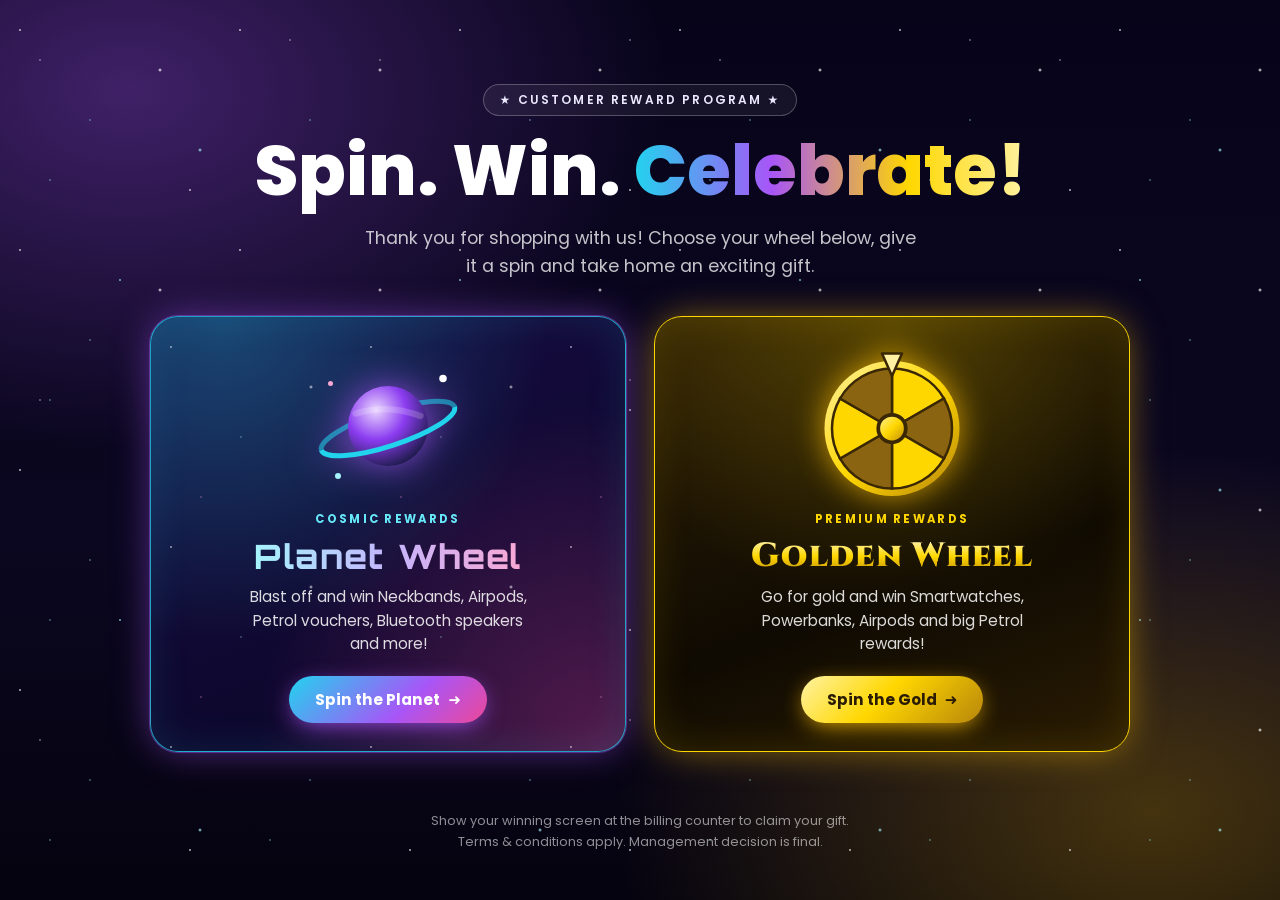
<file: index.html>
<!DOCTYPE html>
<html lang="en">
<head>
  <meta charset="UTF-8">
  <meta name="viewport" content="width=device-width, initial-scale=1">
  <meta name="theme-color" content="#07041a">
  <title>Customer Rewards — Spin &amp; Win</title>
  <link rel="preconnect" href="https://fonts.googleapis.com">
  <link rel="preconnect" href="https://fonts.gstatic.com" crossorigin>
  <link href="https://fonts.googleapis.com/css2?family=Cinzel:wght@700;900&family=Orbitron:wght@600;800&family=Poppins:wght@400;500;600;700;800&display=swap" rel="stylesheet">
  <link rel="stylesheet" href="styles.css">
</head>
<body class="theme-home">
  <div class="bg" aria-hidden="true"><div class="bg-stars"></div><div class="bg-stars-2"></div></div>

  <div class="page">
    <header class="hero">
      <span class="eyebrow">★ Customer Reward Program ★</span>
      <h1>Spin. Win. <span>Celebrate!</span></h1>
      <p class="lead">Thank you for shopping with us! Choose your wheel below, give it a spin and take home an exciting gift.</p>
    </header>

    <main class="cards">

      <!-- Planet Wheel -->
      <a class="card card-planet" href="planet-wheel.html" aria-label="Open the Planet Wheel">
        <svg class="deco" viewBox="0 0 120 120" aria-hidden="true">
          <defs>
            <radialGradient id="pg" cx="35%" cy="30%" r="75%">
              <stop offset="0" stop-color="#e9d5ff"/>
              <stop offset=".5" stop-color="#8b3cf0"/>
              <stop offset="1" stop-color="#1e1b4b"/>
            </radialGradient>
          </defs>
          <path d="M4 62 A56 14 0 0 1 116 62" transform="rotate(-18 60 62)" fill="none" stroke="#22d3ee" stroke-width="4" opacity=".55"/>
          <circle cx="60" cy="60" r="32" fill="url(#pg)"/>
          <path d="M34 50 Q60 42 86 52" fill="none" stroke="#fff" stroke-opacity=".18" stroke-width="5" stroke-linecap="round"/>
          <path d="M4 62 A56 14 0 0 0 116 62" transform="rotate(-18 60 62)" fill="none" stroke="#22d3ee" stroke-width="4"/>
          <circle cx="104" cy="22" r="3" fill="#fff"/><circle cx="14" cy="26" r="2" fill="#f9a8d4"/><circle cx="20" cy="100" r="2.4" fill="#a5f3fc"/>
        </svg>
        <span class="kicker">Cosmic Rewards</span>
        <h2>Planet Wheel</h2>
        <p>Blast off and win Neckbands, Airpods, Petrol vouchers, Bluetooth speakers and more!</p>
        <span class="cta">Spin the Planet <span aria-hidden="true">➜</span></span>
      </a>

      <!-- Golden Wheel -->
      <a class="card card-gold" href="golden-wheel.html" aria-label="Open the Golden Wheel">
        <svg class="deco" viewBox="0 0 120 120" aria-hidden="true">
          <defs>
            <linearGradient id="gg" x1="0" y1="0" x2="1" y2="1">
              <stop offset="0" stop-color="#fff3a3"/><stop offset=".5" stop-color="#ffd700"/><stop offset="1" stop-color="#b8860b"/>
            </linearGradient>
          </defs>
          <circle cx="60" cy="62" r="54" fill="url(#gg)"/>
          <g stroke="#3a2704" stroke-width="2">
            <path d="M60 62 L60 14 A48 48 0 0 1 101.57 38 Z" fill="#ffd700"/>
            <path d="M60 62 L101.57 38 A48 48 0 0 1 101.57 86 Z" fill="#8a6410"/>
            <path d="M60 62 L101.57 86 A48 48 0 0 1 60 110 Z" fill="#ffd700"/>
            <path d="M60 62 L60 110 A48 48 0 0 1 18.43 86 Z" fill="#8a6410"/>
            <path d="M60 62 L18.43 86 A48 48 0 0 1 18.43 38 Z" fill="#ffd700"/>
            <path d="M60 62 L18.43 38 A48 48 0 0 1 60 14 Z" fill="#8a6410"/>
          </g>
          <circle cx="60" cy="62" r="11" fill="url(#gg)" stroke="#3a2704" stroke-width="3"/>
          <path d="M52 2 L68 2 L60 20 Z" fill="#fff3a3" stroke="#3a2704" stroke-width="2" stroke-linejoin="round"/>
        </svg>
        <span class="kicker">Premium Rewards</span>
        <h2>Golden Wheel</h2>
        <p>Go for gold and win Smartwatches, Powerbanks, Airpods and big Petrol rewards!</p>
        <span class="cta">Spin the Gold <span aria-hidden="true">➜</span></span>
      </a>

    </main>

    <footer class="foot">
      Show your winning screen at the billing counter to claim your gift.<br>
      Terms &amp; conditions apply. Management decision is final.
    </footer>
  </div>
</body>
</html>
</file>
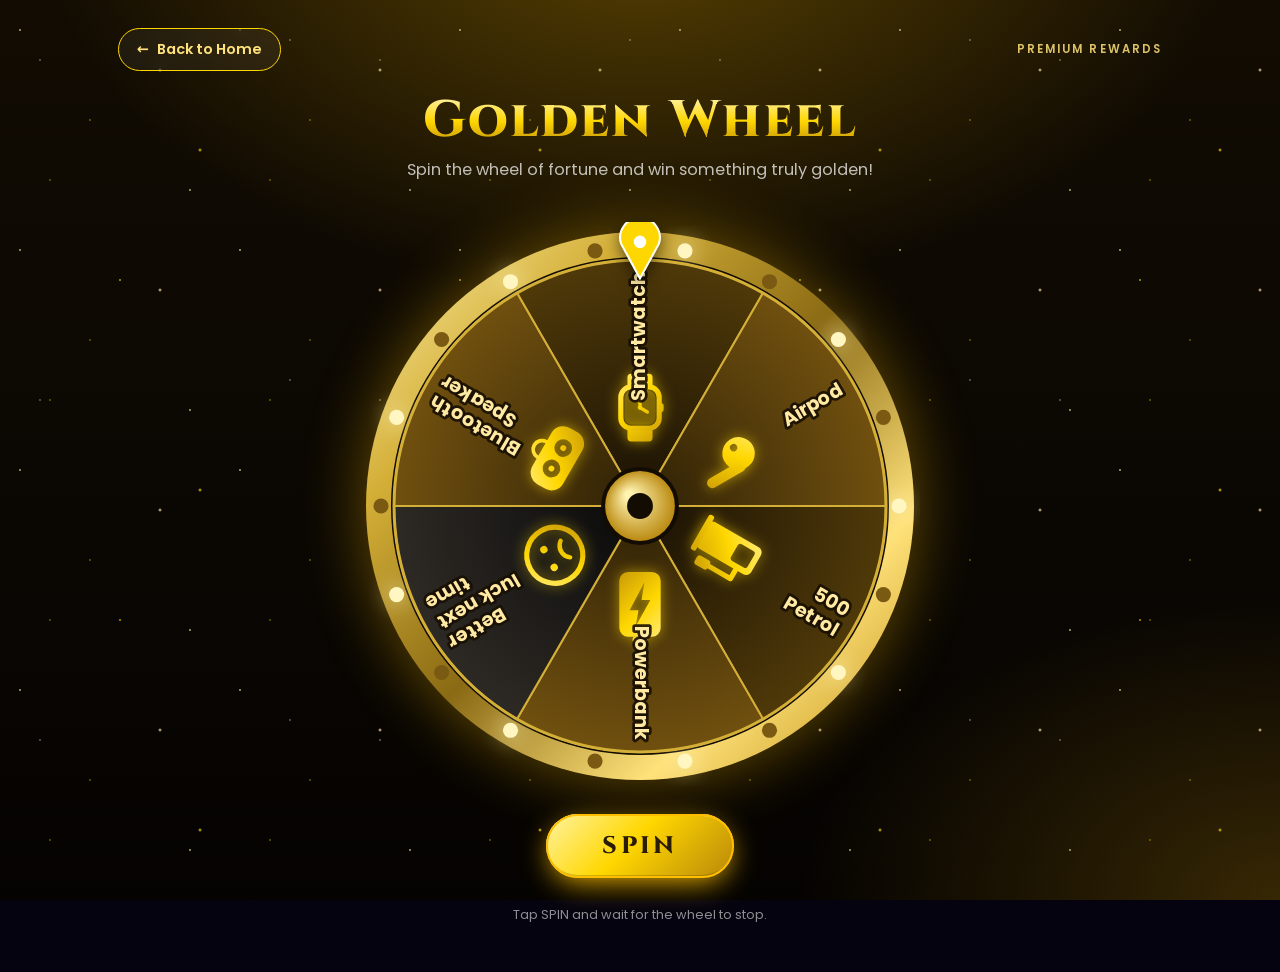
<file: golden-wheel.html>
<!DOCTYPE html>
<html lang="en">
<head>
  <meta charset="UTF-8">
  <meta name="viewport" content="width=device-width, initial-scale=1">
  <meta name="theme-color" content="#120c02">
  <title>Golden Wheel — Spin &amp; Win</title>
  <link rel="preconnect" href="https://fonts.googleapis.com">
  <link rel="preconnect" href="https://fonts.gstatic.com" crossorigin>
  <link href="https://fonts.googleapis.com/css2?family=Cinzel:wght@700;900&family=Orbitron:wght@600;800&family=Poppins:wght@400;500;600;700;800&display=swap" rel="stylesheet">
  <link rel="stylesheet" href="styles.css">
</head>
<body class="theme-gold">
  <div class="bg" aria-hidden="true"><div class="bg-stars"></div><div class="bg-stars-2"></div></div>

  <div class="page">
    <div class="topbar">
      <a class="back-btn" href="index.html"><span aria-hidden="true">←</span> Back to Home</a>
      <span class="tag">Premium Rewards</span>
    </div>

    <h1 class="title">Golden Wheel</h1>
    <p class="subtitle">Spin the wheel of fortune and win something truly golden!</p>

    <main class="wheel-stage">
      <div class="wheel-wrap">
        <div class="pointer" id="pointer" aria-hidden="true">
          <svg viewBox="0 0 44 56"><path d="M22 54 L4 21 A19 19 0 1 1 40 21 Z"/><circle cx="22" cy="19" r="6"/></svg>
        </div>
        <canvas id="wheel" role="img" aria-label="Prize wheel: Smartwatch, Airpod, 500 Petrol, Powerbank, Better luck next time, Bluetooth Speaker"></canvas>
      </div>
      <button class="spin-btn" id="spinBtn" type="button">SPIN</button>
      <p class="hint">Tap SPIN and wait for the wheel to stop.</p>
    </main>
  </div>

  <!-- Result popup -->
  <div class="modal" id="modal" role="dialog" aria-modal="true" aria-labelledby="modalTitle" hidden>
    <div class="modal-card">
      <div class="modal-badge"><canvas id="prizeIcon" width="84" height="84"></canvas></div>
      <h2 id="modalTitle"></h2>
      <p class="modal-prize" id="modalPrize"></p>
      <p class="modal-msg" id="modalMsg"></p>
      <button class="spin-btn" id="modalClose" type="button">OK</button>
    </div>
  </div>

  <canvas id="confetti" aria-hidden="true"></canvas>

  <script src="wheel.js"></script>
  <script>
    SpinWheel.init({
      segments: [
        { label: 'Smartwatch',            icon: 'watch',     win: true,  colors: ['#1d1404', '#4f3909'] },
        { label: 'Airpod',                icon: 'airpod',    win: true,  colors: ['#332406', '#70500f'] },
        { label: '500 Petrol',            icon: 'petrol',    win: true,  colors: ['#1d1404', '#4f3909'] },
        { label: 'Powerbank',             icon: 'powerbank', win: true,  colors: ['#332406', '#70500f'] },
        { label: 'Better luck next time', icon: 'sad',       win: false, colors: ['#0c0c0c', '#2d2924'] },
        { label: 'Bluetooth Speaker',     icon: 'speaker',   win: true,  colors: ['#332406', '#70500f'] }
      ],
      theme: {
        ring:       ['#fff3b0', '#d4af37', '#8a6a14', '#ffe27a', '#b8860b'],
        rim:        '#120c02',
        bulbOn:     '#fff6c2',
        bulbOff:    '#7a5a12',
        divider:    '#d4af37',
        hub:        ['#fff3b0', '#b8860b'],
        /* every product icon is filled with a gold gradient (#FFD700 core) */
        iconStyle: function (c) {
          var g = c.createLinearGradient(-50, -50, 50, 50);
          g.addColorStop(0,    '#fff3a3');
          g.addColorStop(0.45, '#ffd700');
          g.addColorStop(1,    '#b8860b');
          return g;
        },
        iconGlow:   'rgba(255,215,0,.55)',
        textColor:  '#ffe9a3',
        textStroke: 'rgba(24,15,2,.9)'
      },
      winTitle:  'Congratulations! 🏆',
      loseTitle: 'Almost golden! ✨',
      winMessage:  'You won this prize! Show this screen at the billing counter to claim it.',
      loseMessage: 'No prize this time, but fortune favours the persistent. Thank you for shopping with us!',
      confettiColors: ['#ffd700', '#fff3a3', '#ffbf00', '#b8860b', '#ffffff', '#f5deb3', '#ff9f1c']
    });
  </script>
</body>
</html>
</file>
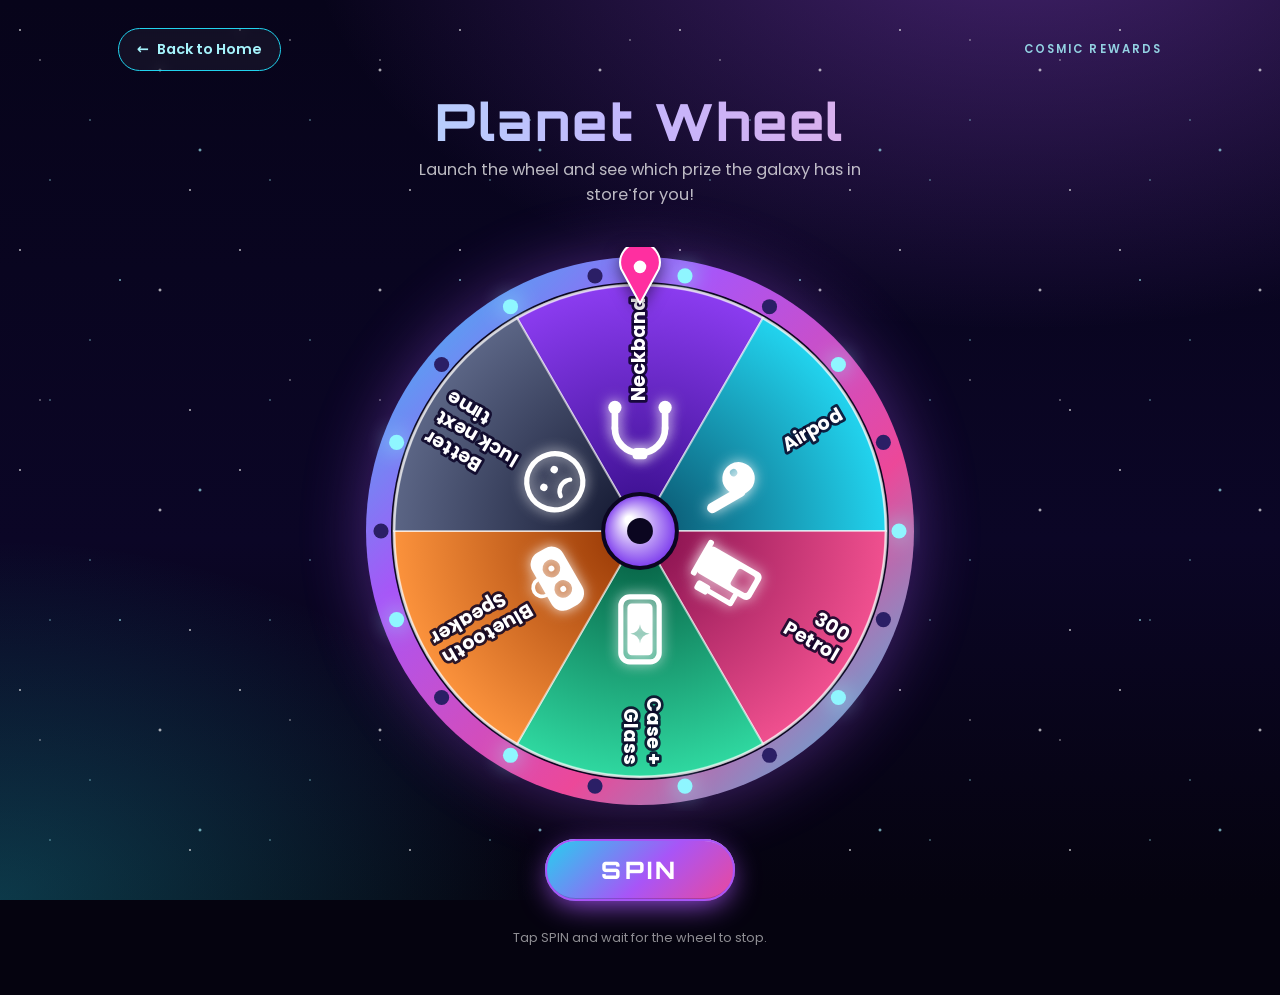
<file: planet-wheel (1).html>
<!DOCTYPE html>
<html lang="en">
<head>
  <meta charset="UTF-8">
  <meta name="viewport" content="width=device-width, initial-scale=1">
  <meta name="theme-color" content="#07041a">
  <title>Planet Wheel — Spin &amp; Win</title>
  <link rel="preconnect" href="https://fonts.googleapis.com">
  <link rel="preconnect" href="https://fonts.gstatic.com" crossorigin>
  <link href="https://fonts.googleapis.com/css2?family=Cinzel:wght@700;900&family=Orbitron:wght@600;800&family=Poppins:wght@400;500;600;700;800&display=swap" rel="stylesheet">
  <link rel="stylesheet" href="styles.css">
</head>
<body class="theme-planet">
  <div class="bg" aria-hidden="true"><div class="bg-stars"></div><div class="bg-stars-2"></div></div>

  <div class="page">
    <div class="topbar">
      <a class="back-btn" href="index.html"><span aria-hidden="true">←</span> Back to Home</a>
      <span class="tag">Cosmic Rewards</span>
    </div>

    <h1 class="title">Planet Wheel</h1>
    <p class="subtitle">Launch the wheel and see which prize the galaxy has in store for you!</p>

    <main class="wheel-stage">
      <div class="wheel-wrap">
        <div class="pointer" id="pointer" aria-hidden="true">
          <svg viewBox="0 0 44 56"><path d="M22 54 L4 21 A19 19 0 1 1 40 21 Z"/><circle cx="22" cy="19" r="6"/></svg>
        </div>
        <canvas id="wheel" role="img" aria-label="Prize wheel: Neckband, Airpod, 300 Petrol, Case and Glass, Bluetooth Speaker, Better luck next time"></canvas>
      </div>
      <button class="spin-btn" id="spinBtn" type="button">SPIN</button>
      <p class="hint">Tap SPIN and wait for the wheel to stop.</p>
    </main>
  </div>

  <!-- Result popup -->
  <div class="modal" id="modal" role="dialog" aria-modal="true" aria-labelledby="modalTitle" hidden>
    <div class="modal-card">
      <div class="modal-badge"><canvas id="prizeIcon" width="84" height="84"></canvas></div>
      <h2 id="modalTitle"></h2>
      <p class="modal-prize" id="modalPrize"></p>
      <p class="modal-msg" id="modalMsg"></p>
      <button class="spin-btn" id="modalClose" type="button">OK</button>
    </div>
  </div>

  <canvas id="confetti" aria-hidden="true"></canvas>

  <script src="wheel.js"></script>
  <script>
    SpinWheel.init({
      segments: [
        { label: 'Neckband',              icon: 'neckband',  win: true,  colors: ['#3b0f8f', '#8b3cf0'] },
        { label: 'Airpod',                icon: 'airpod',    win: true,  colors: ['#0b5a74', '#22d3ee'] },
        { label: '300 Petrol',            icon: 'petrol',    win: true,  colors: ['#8a1250', '#f0508f'] },
        { label: 'Case + Glass',          icon: 'case',      win: true,  colors: ['#066044', '#2fd8a0'] },
        { label: 'Bluetooth Speaker',     icon: 'speaker',   win: true,  colors: ['#9a3a06', '#fb923c'] },
        { label: 'Better luck next time', icon: 'sad',       win: false, colors: ['#151a33', '#5b6585'] }
      ],
      theme: {
        ring:       ['#22d3ee', '#a855f7', '#ec4899', '#22d3ee'],
        rim:        '#0b0620',
        bulbOn:     '#8ff6ff',
        bulbOff:    '#2b1f66',
        divider:    'rgba(255,255,255,.55)',
        hub:        ['#ffffff', '#7c3aed'],
        iconStyle:  '#ffffff',
        iconGlow:   'rgba(255,255,255,.85)',
        textColor:  '#ffffff',
        textStroke: 'rgba(10,4,38,.85)'
      },
      winTitle:  'Congratulations! 🎉',
      loseTitle: 'So close! 🌌',
      winMessage:  'You won this prize! Show this screen at the billing counter to claim it.',
      loseMessage: 'No prize this time, but the stars may align on your next visit. Thank you for shopping with us!',
      confettiColors: ['#22d3ee', '#a855f7', '#ec4899', '#fde047', '#34d399', '#ffffff', '#fb923c']
    });
  </script>
</body>
</html>
</file>
<file: styles.css>
/* =====================================================================
   styles.css — shared styles for index / planet-wheel / golden-wheel
   ===================================================================== */
*, *::before, *::after { box-sizing: border-box; margin: 0; padding: 0; }

:root { --ease: cubic-bezier(.2, .8, .2, 1); }

body {
  font-family: 'Poppins', system-ui, -apple-system, 'Segoe UI', Roboto, sans-serif;
  color: #fff;
  min-height: 100vh;
  min-height: 100dvh;
  overflow-x: hidden;
  position: relative;
  background: #05030f;
  -webkit-tap-highlight-color: transparent;
  -webkit-text-size-adjust: 100%;
}
a { color: inherit; text-decoration: none; }
button { font: inherit; }

.page {
  position: relative;
  z-index: 2;
  width: 100%;
  max-width: 1100px;
  margin: 0 auto;
  padding: clamp(14px, 3vw, 28px) clamp(14px, 4vw, 28px) 48px;
  min-height: 100vh;
  min-height: 100dvh;
  display: flex;
  flex-direction: column;
}

/* ---------- Theme variables ---------- */
.theme-home {
  --star: #ffffff; --star2: #a5f3fc;
}
.theme-planet {
  --accent: #22d3ee; --accent-text: #a5f3fc; --glow: #a855f7;
  --btn-grad: linear-gradient(135deg, #22d3ee, #a855f7 55%, #ec4899);
  --btn-text: #ffffff; --pointer: #ff2fa0;
  --head-font: 'Orbitron', 'Poppins', sans-serif;
  --title-grad: linear-gradient(90deg, #a5f3fc, #c4b5fd, #f9a8d4);
  --card-bg: linear-gradient(160deg, #1a0f47, #0a0620);
  --card-solid: #150b3a;
  --star: #ffffff; --star2: #a5f3fc;
}
.theme-gold {
  --accent: #ffd700; --accent-text: #ffe27a; --glow: #ffbf00;
  --btn-grad: linear-gradient(135deg, #fff3a3, #ffd700 45%, #b8860b);
  --btn-text: #2a1c02; --pointer: #ffd700;
  --head-font: 'Cinzel', 'Poppins', serif;
  --title-grad: linear-gradient(180deg, #fff7c2, #ffd700 50%, #b8860b);
  --card-bg: linear-gradient(160deg, #2a1d04, #0c0802);
  --card-solid: #241903;
  --star: #ffe9a0; --star2: #ffd700;
}

/* ---------- Animated backgrounds ---------- */
.bg { position: fixed; inset: 0; z-index: 0; pointer-events: none; }
.theme-home   .bg { background:
  radial-gradient(900px 600px at 10% 10%, rgba(168, 85, 247, .35), transparent 60%),
  radial-gradient(900px 600px at 90% 90%, rgba(255, 191, 0, .25), transparent 60%),
  linear-gradient(180deg, #07041a, #0b0720 60%, #05030f); }
.theme-planet .bg { background:
  radial-gradient(1200px 700px at 80% -10%, rgba(168, 85, 247, .38), transparent 60%),
  radial-gradient(900px 600px at 0% 100%, rgba(34, 211, 238, .26), transparent 60%),
  linear-gradient(180deg, #07041a, #0b0626 60%, #05030f); }
.theme-gold   .bg { background:
  radial-gradient(1000px 640px at 50% -10%, rgba(255, 191, 0, .30), transparent 60%),
  radial-gradient(800px 500px at 100% 100%, rgba(184, 134, 11, .28), transparent 60%),
  linear-gradient(180deg, #120c02, #0a0703 60%, #050301); }

.bg-stars, .bg-stars-2 { position: absolute; inset: 0; }
.bg-stars {
  background-image:
    radial-gradient(1.5px 1.5px at 20px 30px, var(--star), transparent),
    radial-gradient(1px 1px at 90px 120px, var(--star2), transparent),
    radial-gradient(2px 2px at 160px 70px, var(--star), transparent),
    radial-gradient(1px 1px at 50px 180px, var(--star2), transparent),
    radial-gradient(1.5px 1.5px at 190px 190px, var(--star), transparent);
  background-size: 220px 220px;
  animation: twinkle 5s ease-in-out infinite alternate;
}
.bg-stars-2 {
  background-image:
    radial-gradient(1px 1px at 40px 60px, var(--star), transparent),
    radial-gradient(2px 2px at 200px 150px, var(--star2), transparent),
    radial-gradient(1px 1px at 290px 40px, var(--star), transparent),
    radial-gradient(1.5px 1.5px at 120px 280px, var(--star2), transparent);
  background-size: 340px 340px;
  animation: twinkle 7s ease-in-out infinite alternate-reverse;
}
@keyframes twinkle { from { opacity: .35; } to { opacity: 1; } }

/* ---------- Top bar / buttons ---------- */
.topbar {
  display: flex; align-items: center; justify-content: space-between;
  gap: 12px; margin-bottom: clamp(10px, 3vw, 22px);
}
.back-btn {
  display: inline-flex; align-items: center; gap: 8px;
  padding: 10px 18px; border-radius: 999px;
  font-weight: 600; font-size: .9rem;
  color: var(--accent-text);
  border: 1.5px solid var(--accent);
  background: rgba(255, 255, 255, .05);
  backdrop-filter: blur(6px);
  transition: background .2s, color .2s, transform .2s;
}
.back-btn:hover { background: var(--accent); color: #12081f; transform: translateX(-3px); }
.back-btn:focus-visible { outline: 3px solid #fff; outline-offset: 3px; }
.tag {
  font-size: .72rem; font-weight: 600; letter-spacing: .18em; text-transform: uppercase;
  color: var(--accent-text); opacity: .85; text-align: right;
}

/* =====================================================================
   HOME PAGE
   ===================================================================== */
.hero { text-align: center; padding: clamp(20px, 6vw, 56px) 0 clamp(20px, 4vw, 36px); }
.eyebrow {
  display: inline-block; padding: 6px 16px; border-radius: 999px;
  font-size: .75rem; font-weight: 600; letter-spacing: .18em; text-transform: uppercase;
  color: #ece8ff; border: 1px solid rgba(255, 255, 255, .25);
  background: rgba(255, 255, 255, .06); margin-bottom: 18px;
}
.hero h1 { font-weight: 800; font-size: clamp(2.2rem, 8vw, 4.4rem); line-height: 1.05; }
.hero h1 span {
  background: linear-gradient(90deg, #22d3ee, #a855f7 35%, #ffd700 70%, #fff3a3);
  -webkit-background-clip: text; background-clip: text; color: transparent;
}
.lead {
  max-width: 560px; margin: 16px auto 0; line-height: 1.6;
  color: rgba(255, 255, 255, .76); font-size: clamp(.95rem, 2.6vw, 1.1rem);
}

.cards {
  display: grid; grid-template-columns: 1fr;
  gap: clamp(18px, 3vw, 28px);
  width: 100%; max-width: 980px; margin: 0 auto;
}
@media (min-width: 760px) { .cards { grid-template-columns: 1fr 1fr; } }

.card {
  position: relative; isolation: isolate; overflow: hidden;
  display: flex; flex-direction: column; align-items: center; text-align: center; gap: 10px;
  padding: clamp(22px, 4vw, 34px) 22px 28px;
  border-radius: 28px;
  transition: transform .35s var(--ease), box-shadow .35s, filter .35s;
}
.card:hover { transform: translateY(-8px) scale(1.015); }
.card:focus-visible { outline: 3px solid #fff; outline-offset: 4px; }
.card .deco {
  width: clamp(110px, 28vw, 150px); height: auto;
  animation: float 5s ease-in-out infinite;
}
@keyframes float { 0%, 100% { transform: translateY(0); } 50% { transform: translateY(-9px); } }
.card .kicker { font-size: .72rem; font-weight: 700; letter-spacing: .2em; text-transform: uppercase; }
.card h2 { font-size: clamp(1.6rem, 5vw, 2.1rem); font-weight: 800; line-height: 1.1; }
.card p { font-size: .95rem; line-height: 1.55; max-width: 300px; opacity: .85; }
.card .cta {
  margin-top: 10px; display: inline-flex; align-items: center; gap: 8px;
  padding: 12px 26px; border-radius: 999px; font-weight: 700; font-size: .95rem;
  transition: gap .25s var(--ease);
}
.card:hover .cta { gap: 14px; }

/* Planet card — neon space */
.card-planet {
  background:
    radial-gradient(circle at 15% 0%, rgba(34, 211, 238, .30), transparent 55%),
    radial-gradient(circle at 95% 100%, rgba(236, 72, 153, .32), transparent 55%),
    linear-gradient(160deg, #170c42, #0a0626);
  border: 1.5px solid rgba(34, 211, 238, .75);
  box-shadow: 0 0 0 1px rgba(168, 85, 247, .4), 0 0 38px -4px rgba(168, 85, 247, .55),
              inset 0 0 40px rgba(34, 211, 238, .12);
}
.card-planet:hover {
  box-shadow: 0 0 0 1px rgba(168, 85, 247, .7), 0 0 64px 0 rgba(168, 85, 247, .75),
              inset 0 0 50px rgba(34, 211, 238, .2);
}
.card-planet::before {
  content: ''; position: absolute; inset: 0; z-index: -1; opacity: .8;
  background-image:
    radial-gradient(1.5px 1.5px at 20px 30px, #fff, transparent),
    radial-gradient(1px 1px at 90px 120px, #a5f3fc, transparent),
    radial-gradient(2px 2px at 160px 70px, #fff, transparent),
    radial-gradient(1px 1px at 50px 180px, #f9a8d4, transparent);
  background-size: 200px 200px;
  animation: twinkle 4s ease-in-out infinite alternate;
}
.card-planet .kicker { color: #67e8f9; }
.card-planet h2 {
  font-family: 'Orbitron', 'Poppins', sans-serif; letter-spacing: .05em;
  background: linear-gradient(90deg, #a5f3fc, #c4b5fd, #f9a8d4);
  -webkit-background-clip: text; background-clip: text; color: transparent;
}
.card-planet .deco { filter: drop-shadow(0 0 18px rgba(168, 85, 247, .8)); }
.card-planet .cta {
  color: #fff; background: linear-gradient(135deg, #22d3ee, #a855f7 60%, #ec4899);
  box-shadow: 0 6px 24px -6px #a855f7;
}

/* Gold card — premium shine */
.card-gold {
  background:
    radial-gradient(circle at 50% 0%, rgba(255, 215, 0, .22), transparent 60%),
    linear-gradient(160deg, #2e2005, #0f0a02 60%, #2a1c03);
  border: 1.5px solid #ffd700;
  box-shadow: 0 0 38px -6px rgba(255, 191, 0, .6), inset 0 0 40px rgba(255, 215, 0, .12);
}
.card-gold:hover { box-shadow: 0 0 66px 0 rgba(255, 191, 0, .75), inset 0 0 50px rgba(255, 215, 0, .2); }
.card-gold::after {
  content: ''; position: absolute; inset: 0; z-index: -1; pointer-events: none;
  background: linear-gradient(115deg, transparent 38%, rgba(255, 255, 255, .26) 50%, transparent 62%);
  transform: translateX(-120%);
  animation: shine 4.5s ease-in-out infinite;
}
@keyframes shine { 0%, 55% { transform: translateX(-120%); } 100% { transform: translateX(120%); } }
.card-gold .kicker { color: #ffd700; }
.card-gold h2 {
  font-family: 'Cinzel', 'Poppins', serif; font-weight: 900; letter-spacing: .04em;
  background: linear-gradient(180deg, #fff7c2, #ffd700 50%, #b8860b);
  -webkit-background-clip: text; background-clip: text; color: transparent;
}
.card-gold .deco { filter: drop-shadow(0 0 16px rgba(255, 191, 0, .75)); }
.card-gold .cta {
  color: #2a1c02; background: linear-gradient(135deg, #fff3a3, #ffd700 45%, #b8860b);
  box-shadow: 0 6px 24px -6px #ffbf00;
}

.foot {
  margin-top: auto; padding-top: 34px; text-align: center;
  font-size: .8rem; color: rgba(255, 255, 255, .55); line-height: 1.6;
}

/* =====================================================================
   WHEEL PAGES
   ===================================================================== */
.title {
  font-family: var(--head-font); font-weight: 800; text-align: center;
  font-size: clamp(1.9rem, 7vw, 3.2rem); letter-spacing: .05em; line-height: 1.1;
  background: var(--title-grad); -webkit-background-clip: text; background-clip: text; color: transparent;
}
.subtitle {
  text-align: center; margin: 8px auto 0; max-width: 480px;
  color: rgba(255, 255, 255, .72); font-size: clamp(.9rem, 2.6vw, 1.02rem);
}

.wheel-stage {
  display: flex; flex-direction: column; align-items: center;
  gap: clamp(18px, 4vw, 28px); margin-top: clamp(26px, 6vw, 44px);
}
.wheel-wrap { position: relative; width: min(94vw, 560px); aspect-ratio: 1 / 1; }
.wheel-wrap::before {
  content: ''; position: absolute; inset: 3%; border-radius: 50%; z-index: 0;
  box-shadow: 0 0 70px 6px var(--glow); opacity: .45;
  animation: breathe 3.2s ease-in-out infinite;
}
@keyframes breathe { 0%, 100% { opacity: .3; } 50% { opacity: .6; } }
.wheel-wrap canvas { position: relative; z-index: 1; display: block; width: 100%; height: 100%; }

.pointer {
  position: absolute; z-index: 3; top: -4px; left: 50%;
  width: clamp(32px, 8vw, 46px); aspect-ratio: 44 / 56;
  transform: translateX(-50%); transform-origin: 50% 25%;
  filter: drop-shadow(0 4px 8px rgba(0, 0, 0, .55));
  pointer-events: none;
}
.pointer svg { display: block; width: 100%; height: 100%; }
.pointer path { fill: var(--pointer); stroke: #fff; stroke-width: 2; }
.pointer circle { fill: #fff; }

.spin-btn {
  position: relative; border: 0; cursor: pointer;
  font-family: var(--head-font); font-weight: 800; letter-spacing: .14em;
  font-size: clamp(1.1rem, 4.5vw, 1.5rem); padding: 16px 56px; border-radius: 999px;
  color: var(--btn-text); background: var(--btn-grad);
  box-shadow: 0 8px 30px -6px var(--glow), inset 0 2px 0 rgba(255, 255, 255, .5), inset 0 -3px 0 rgba(0, 0, 0, .18);
  transition: transform .15s, filter .2s, opacity .2s;
}
.spin-btn::after {
  content: ''; position: absolute; inset: 0; border-radius: inherit; pointer-events: none;
  border: 2px solid var(--glow); animation: ring 1.8s ease-out infinite;
}
@keyframes ring { from { transform: scale(1); opacity: .85; } to { transform: scale(1.22, 1.5); opacity: 0; } }
.spin-btn:hover:not(:disabled) { transform: translateY(-2px) scale(1.04); filter: brightness(1.08); }
.spin-btn:active:not(:disabled) { transform: scale(.97); }
.spin-btn:focus-visible { outline: 3px solid #fff; outline-offset: 4px; }
.spin-btn:disabled { opacity: .65; cursor: not-allowed; filter: grayscale(.25); }
.spin-btn:disabled::after { animation: none; opacity: 0; }

.hint { font-size: .8rem; color: rgba(255, 255, 255, .55); text-align: center; }

/* ---------- Result modal ---------- */
.modal {
  position: fixed; inset: 0; z-index: 50;
  display: flex; align-items: center; justify-content: center; padding: 20px;
  background: rgba(3, 2, 12, .74); backdrop-filter: blur(6px);
  opacity: 0; transition: opacity .25s;
}
.modal[hidden] { display: none; }
.modal.open { opacity: 1; }
.modal-card {
  width: min(100%, 420px); text-align: center;
  padding: 26px 24px 26px; margin-top: 70px;
  border-radius: 26px; background: var(--card-bg);
  border: 1.5px solid var(--accent);
  box-shadow: 0 0 50px -8px var(--glow), 0 30px 60px -20px #000;
  transform: translateY(24px) scale(.9);
  transition: transform .45s cubic-bezier(.2, 1.4, .4, 1);
}
.modal.open .modal-card { transform: none; }
.modal-badge {
  width: 112px; height: 112px; margin: -82px auto 14px; border-radius: 50%;
  display: grid; place-items: center;
  background: var(--card-solid); border: 3px solid var(--accent);
  box-shadow: 0 0 30px var(--glow);
}
.modal-badge canvas { width: 84px; height: 84px; display: block; }
.modal-card h2 {
  font-family: var(--head-font); font-size: clamp(1.4rem, 5.5vw, 1.8rem); line-height: 1.15;
  background: var(--title-grad); -webkit-background-clip: text; background-clip: text; color: transparent;
}
.modal-prize { font-size: clamp(1.25rem, 5vw, 1.6rem); font-weight: 800; margin: 10px 0 8px; color: var(--accent-text); }
.modal-msg { font-size: .92rem; line-height: 1.55; opacity: .8; margin-bottom: 22px; }
.modal-card .spin-btn { font-size: 1rem; padding: 13px 38px; letter-spacing: .1em; }
.modal-card .spin-btn::after { display: none; }
.modal.lose .modal-card { border-color: rgba(255, 255, 255, .35); }
.modal.lose .modal-badge { border-color: rgba(255, 255, 255, .35); box-shadow: none; }

#confetti { position: fixed; inset: 0; width: 100%; height: 100%; z-index: 60; pointer-events: none; }

@media (prefers-reduced-motion: reduce) {
  .bg-stars, .bg-stars-2, .card .deco, .card-gold::after, .card-planet::before,
  .wheel-wrap::before, .spin-btn::after { animation: none; }
}
</file>
